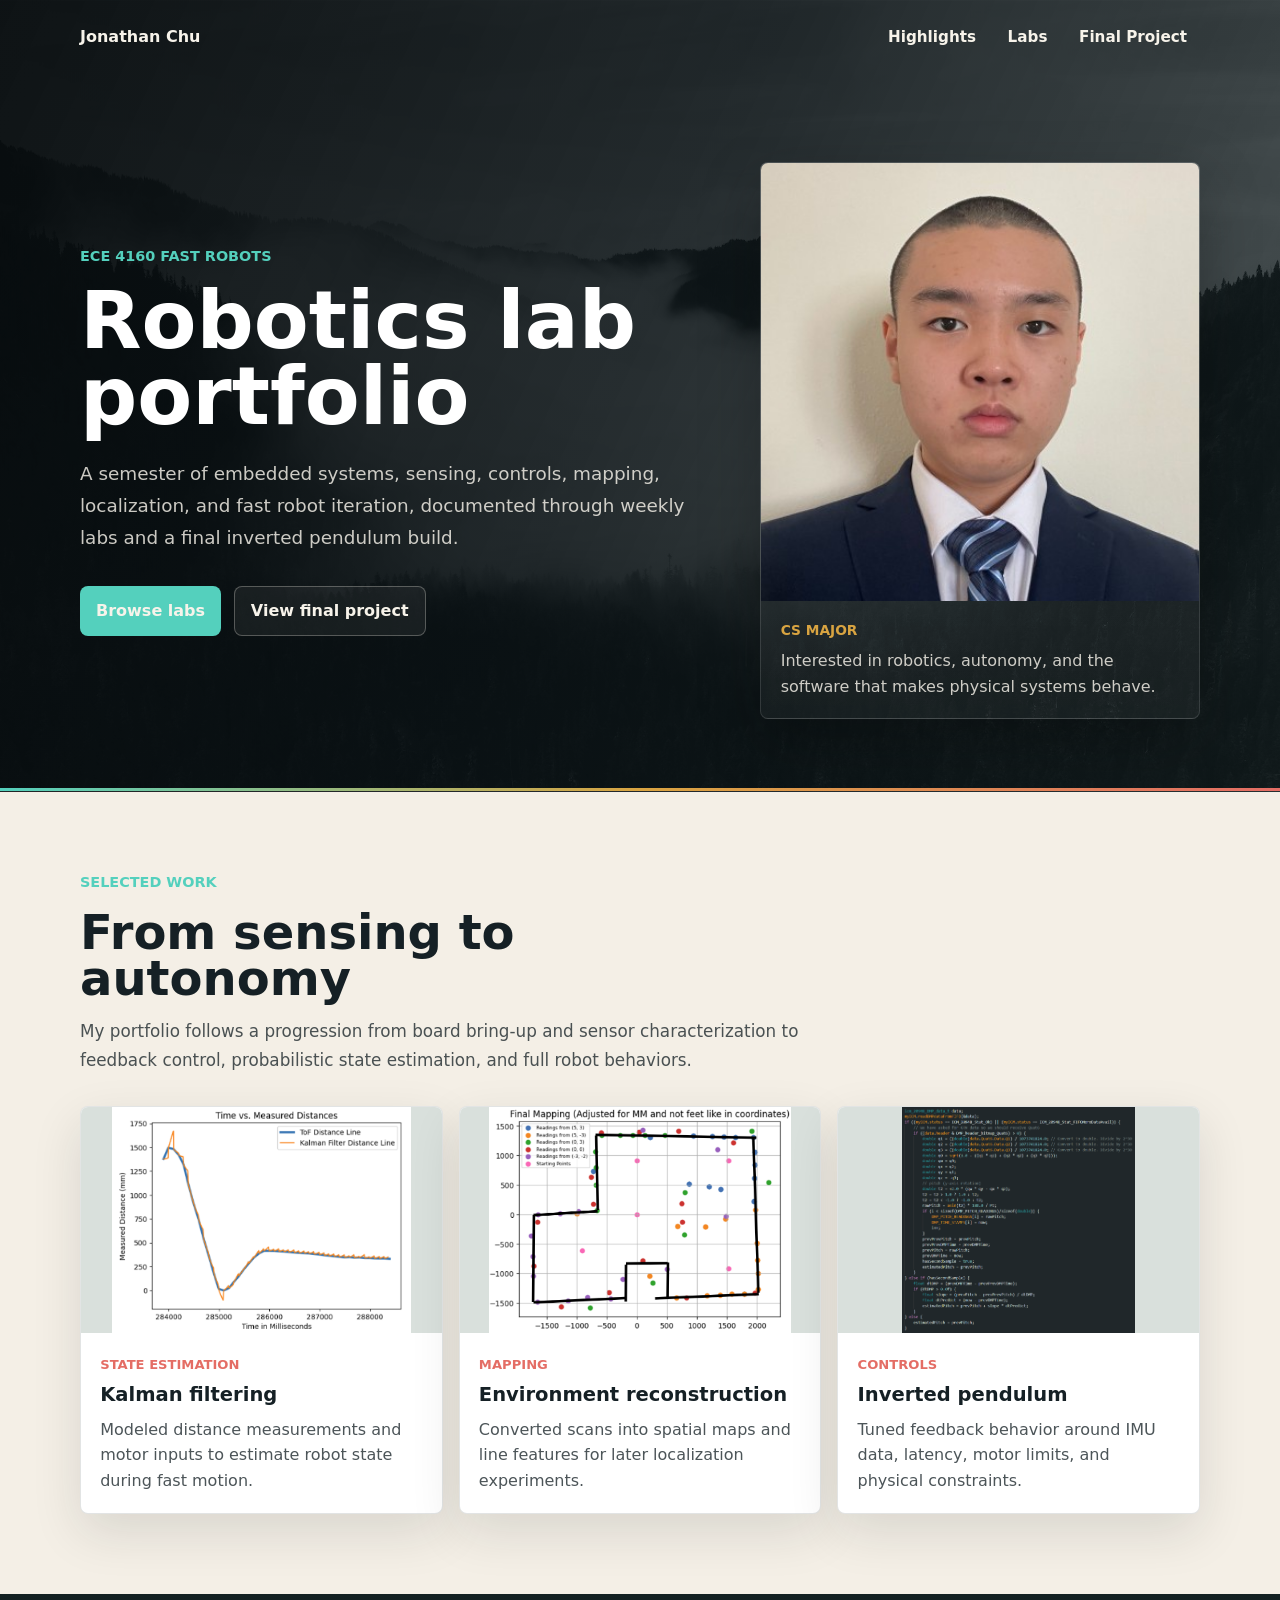
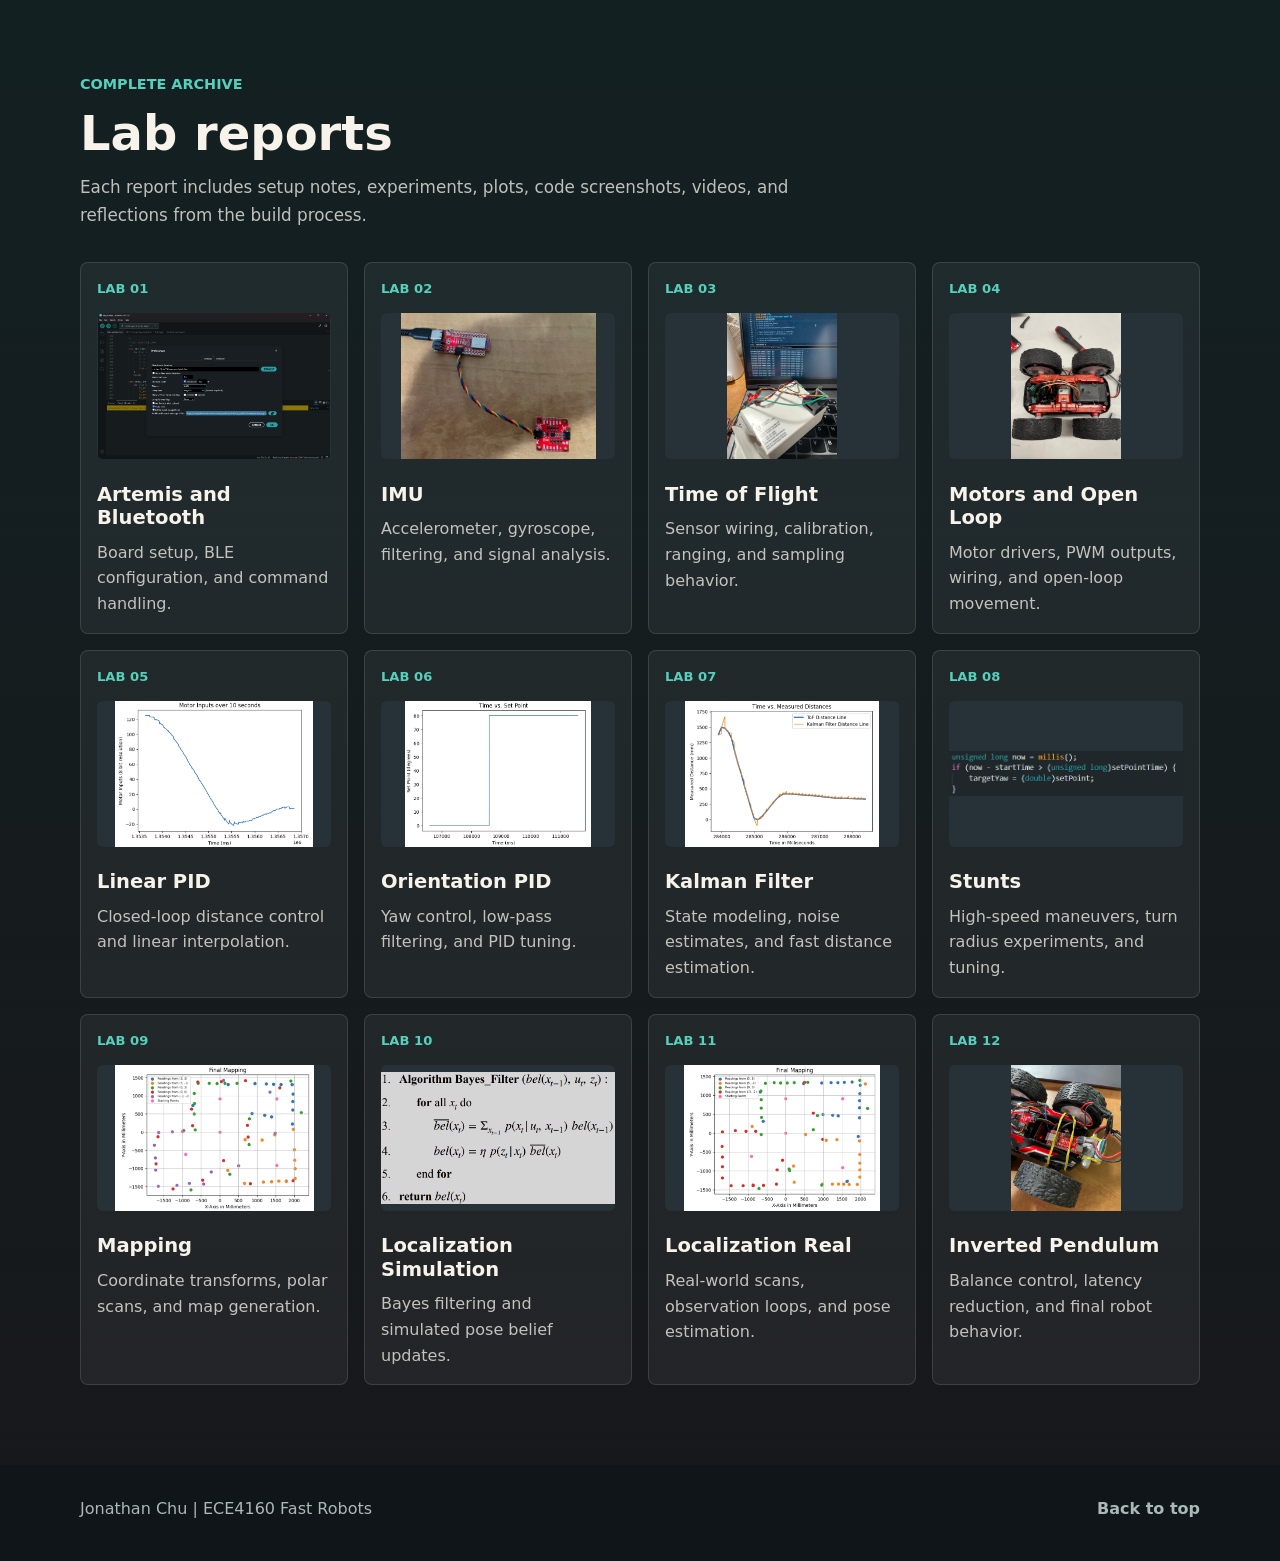
<file: index.html>
<!DOCTYPE html>
<html lang="en">
    <head>
        <meta charset="utf-8" />
        <meta name="viewport" content="width=device-width, initial-scale=1, shrink-to-fit=no" />
        <meta name="description" content="Jonathan Chu's ECE4160 Fast Robots lab portfolio, covering Bluetooth, sensors, control systems, mapping, localization, and an inverted pendulum robot." />
        <meta name="author" content="Jonathan Chu" />
        <title>Jonathan Chu | ECE4160 Lab Portfolio</title>
        <link rel="icon" type="image/x-icon" href="assets/favicon.ico" />
        <link href="css/styles.css" rel="stylesheet" />
    </head>
    <body id="page-top" class="portfolio-home">
        <header class="site-hero">
            <nav class="portfolio-nav" aria-label="Portfolio navigation">
                <a class="nav-brand" href="#page-top">Jonathan Chu</a>
                <div class="nav-links">
                    <a href="#highlights">Highlights</a>
                    <a href="#labs">Labs</a>
                    <a href="labTwelve.html">Final Project</a>
                </div>
            </nav>

            <div class="hero-shell">
                <section class="hero-copy" aria-labelledby="portfolio-title">
                    <p class="eyebrow">ECE 4160 Fast Robots</p>
                    <h1 id="portfolio-title">Robotics lab portfolio</h1>
                    <p class="hero-lead">
                        A semester of embedded systems, sensing, controls, mapping, localization, and fast robot iteration,
                        documented through weekly labs and a final inverted pendulum build.
                    </p>
                    <div class="hero-actions" aria-label="Primary links">
                        <a class="primary-action" href="#labs">Browse labs</a>
                        <a class="secondary-action" href="labTwelve.html">View final project</a>
                    </div>
                </section>

                <aside class="hero-visual" aria-label="Profile summary">
                    <img src="1658441688002.jpg" alt="Jonathan Chu" />
                    <div class="profile-note">
                        <span>CS major</span>
                        <p>Interested in robotics, autonomy, and the software that makes physical systems behave.</p>
                    </div>
                </aside>
            </div>
        </header>

        <main>
            <section class="section-band intro-band" id="highlights" aria-labelledby="highlights-title">
                <div class="section-heading">
                    <p class="eyebrow">Selected work</p>
                    <h2 id="highlights-title">From sensing to autonomy</h2>
                    <p>
                        My portfolio follows a progression from board bring-up and sensor characterization to feedback control,
                        probabilistic state estimation, and full robot behaviors.
                    </p>
                </div>

                <div class="highlight-grid">
                    <article class="feature-panel">
                        <img src="lab7images/implementedKalmanFilterTimeVsDistances.png" alt="Kalman filter distance estimate plot" />
                        <div>
                            <span>State estimation</span>
                            <h3>Kalman filtering</h3>
                            <p>Modeled distance measurements and motor inputs to estimate robot state during fast motion.</p>
                        </div>
                    </article>
                    <article class="feature-panel">
                        <img src="lab9images/finalMappingWithLines.png" alt="Line-based map created from robot scan data" />
                        <div>
                            <span>Mapping</span>
                            <h3>Environment reconstruction</h3>
                            <p>Converted scans into spatial maps and line features for later localization experiments.</p>
                        </div>
                    </article>
                    <article class="feature-panel">
                        <img src="lab12images/estimatedPitchSystem.png" alt="Pitch angle data from inverted pendulum robot" />
                        <div>
                            <span>Controls</span>
                            <h3>Inverted pendulum</h3>
                            <p>Tuned feedback behavior around IMU data, latency, motor limits, and physical constraints.</p>
                        </div>
                    </article>
                </div>
            </section>

            <section class="section-band labs-band" id="labs" aria-labelledby="labs-title">
                <div class="section-heading">
                    <p class="eyebrow">Complete archive</p>
                    <h2 id="labs-title">Lab reports</h2>
                    <p>Each report includes setup notes, experiments, plots, code screenshots, videos, and reflections from the build process.</p>
                </div>

                <div class="lab-grid">
                    <a class="lab-card" href="labOne.html">
                        <span class="lab-number">Lab 01</span>
                        <div class="lab-thumb"><img src="installing3rdPartyBoard.png" alt="Arduino board manager setup" /></div>
                        <h3>Artemis and Bluetooth</h3>
                        <p>Board setup, BLE configuration, and command handling.</p>
                    </a>
                    <a class="lab-card" href="labTwo.html">
                        <span class="lab-number">Lab 02</span>
                        <div class="lab-thumb"><img src="lab2images/IMG_7634.jpg" alt="IMU hardware setup" /></div>
                        <h3>IMU</h3>
                        <p>Accelerometer, gyroscope, filtering, and signal analysis.</p>
                    </a>
                    <a class="lab-card" href="labThree.html">
                        <span class="lab-number">Lab 03</span>
                        <div class="lab-thumb"><img src="lab3images/twoToFmeasurements.jpg" alt="Two time-of-flight sensors on robot hardware" /></div>
                        <h3>Time of Flight</h3>
                        <p>Sensor wiring, calibration, ranging, and sampling behavior.</p>
                    </a>
                    <a class="lab-card" href="labFour.html">
                        <span class="lab-number">Lab 04</span>
                        <div class="lab-thumb"><img src="lab4images/wiredUp.jpg" alt="Motor driver wiring on robot" /></div>
                        <h3>Motors and Open Loop</h3>
                        <p>Motor drivers, PWM outputs, wiring, and open-loop movement.</p>
                    </a>
                    <a class="lab-card" href="labFive.html">
                        <span class="lab-number">Lab 05</span>
                        <div class="lab-thumb"><img src="lab5images/workingMotorInputs.png" alt="Motor input plot" /></div>
                        <h3>Linear PID</h3>
                        <p>Closed-loop distance control and linear interpolation.</p>
                    </a>
                    <a class="lab-card" href="labSix.html">
                        <span class="lab-number">Lab 06</span>
                        <div class="lab-thumb"><img src="lab6images/setpoints.png" alt="Yaw setpoint plot" /></div>
                        <h3>Orientation PID</h3>
                        <p>Yaw control, low-pass filtering, and PID tuning.</p>
                    </a>
                    <a class="lab-card" href="labSeven.html">
                        <span class="lab-number">Lab 07</span>
                        <div class="lab-thumb"><img src="lab7images/implementedKalmanFilterTimeVsDistances.png" alt="Kalman filter implementation plot" /></div>
                        <h3>Kalman Filter</h3>
                        <p>State modeling, noise estimates, and fast distance estimation.</p>
                    </a>
                    <a class="lab-card" href="labEight.html">
                        <span class="lab-number">Lab 08</span>
                        <div class="lab-thumb"><img src="lab8images/secondAttempt1.png" alt="Robot stunt attempt data" /></div>
                        <h3>Stunts</h3>
                        <p>High-speed maneuvers, turn radius experiments, and tuning.</p>
                    </a>
                    <a class="lab-card" href="labNine.html">
                        <span class="lab-number">Lab 09</span>
                        <div class="lab-thumb"><img src="lab9images/finalMapping.png" alt="Final mapping plot" /></div>
                        <h3>Mapping</h3>
                        <p>Coordinate transforms, polar scans, and map generation.</p>
                    </a>
                    <a class="lab-card" href="labTen.html">
                        <span class="lab-number">Lab 10</span>
                        <div class="lab-thumb"><img src="lab10images/bayesFilterAlgo.png" alt="Bayes filter algorithm screenshot" /></div>
                        <h3>Localization Simulation</h3>
                        <p>Bayes filtering and simulated pose belief updates.</p>
                    </a>
                    <a class="lab-card" href="labEleven.html">
                        <span class="lab-number">Lab 11</span>
                        <div class="lab-thumb"><img src="lab11images/final_mapping.png" alt="Real robot localization map" /></div>
                        <h3>Localization Real</h3>
                        <p>Real-world scans, observation loops, and pose estimation.</p>
                    </a>
                    <a class="lab-card" href="labTwelve.html">
                        <span class="lab-number">Lab 12</span>
                        <div class="lab-thumb"><img src="lab12images/batteryMounting.jpg" alt="Battery mounting for inverted pendulum robot" /></div>
                        <h3>Inverted Pendulum</h3>
                        <p>Balance control, latency reduction, and final robot behavior.</p>
                    </a>
                </div>
            </section>
        </main>

        <footer class="portfolio-footer">
            <p>Jonathan Chu | ECE4160 Fast Robots</p>
            <a href="#page-top">Back to top</a>
        </footer>
    </body>
</html>
</file>
